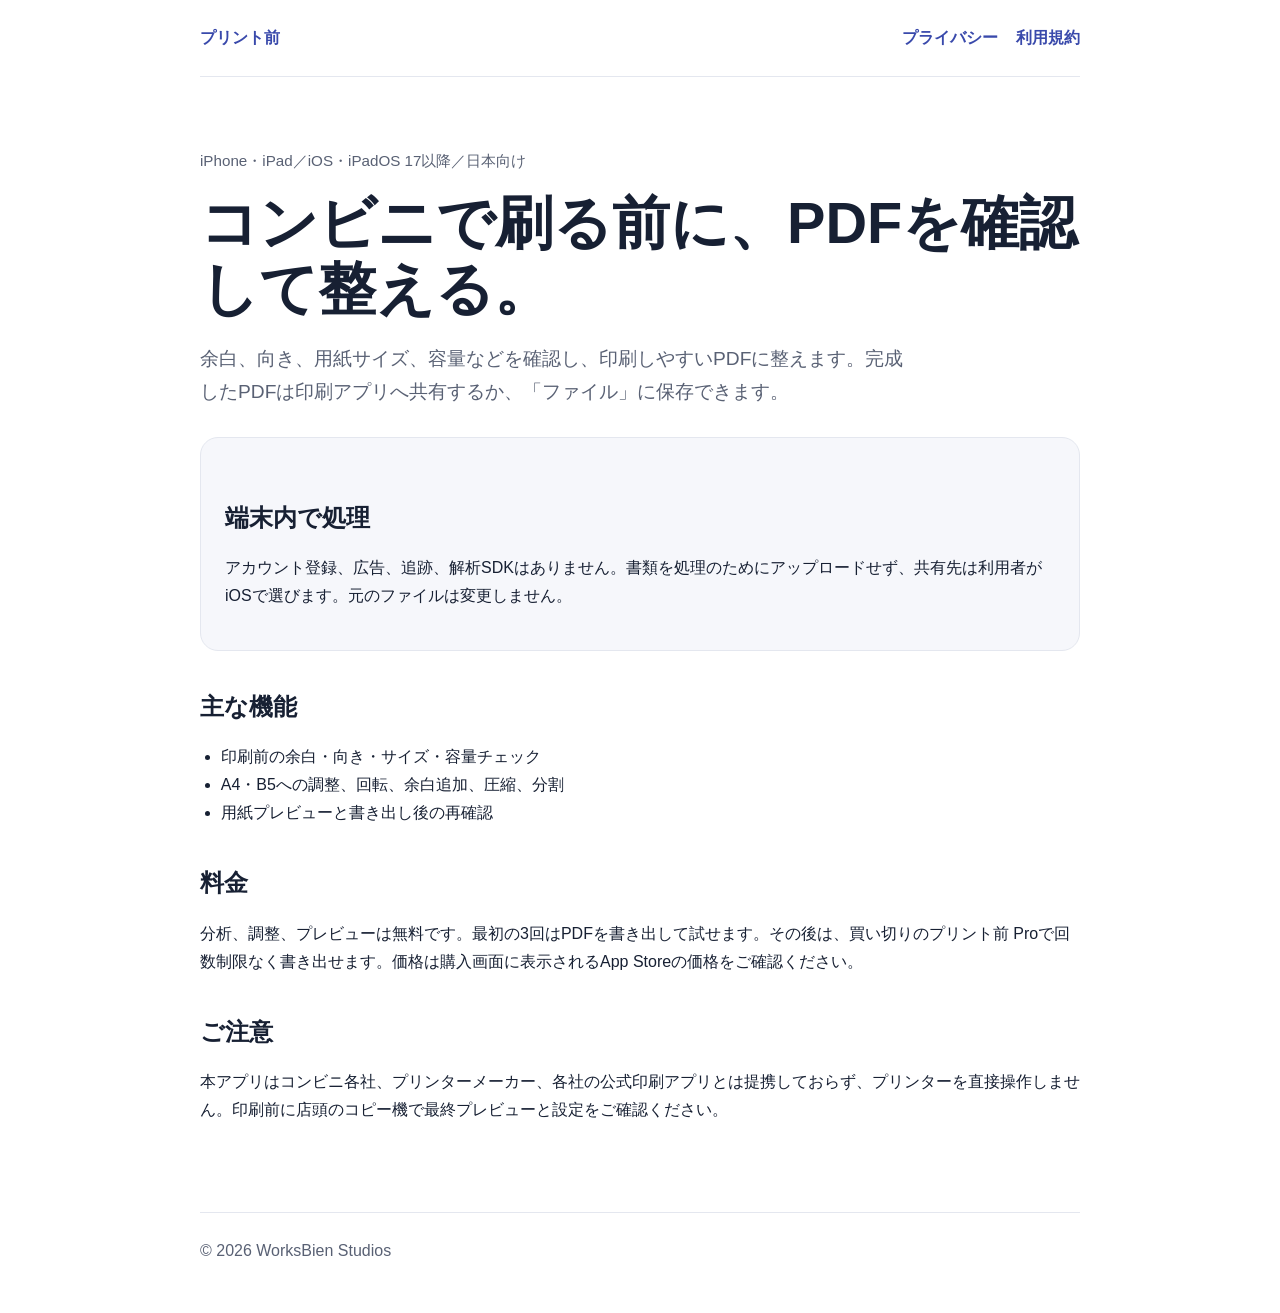
<file: docs/index.html>
<!doctype html><html lang="ja"><head><meta charset="utf-8"><meta name="viewport" content="width=device-width,initial-scale=1"><title>プリント前｜コンビニ印刷PDFチェック</title><meta name="description" content="コンビニでPDFを印刷する前に、余白・向き・用紙サイズ・容量を確認して整えるiPhone・iPadアプリ。"><link rel="stylesheet" href="./styles.css"></head><body><header><a href="./">プリント前</a><nav><a href="./privacy/">プライバシー</a><a href="./terms/">利用規約</a></nav></header><main><p class="meta">iPhone・iPad／iOS・iPadOS 17以降／日本向け</p><h1>コンビニで刷る前に、PDFを確認して整える。</h1><p class="lead">余白、向き、用紙サイズ、容量などを確認し、印刷しやすいPDFに整えます。完成したPDFは印刷アプリへ共有するか、「ファイル」に保存できます。</p><div class="card"><h2>端末内で処理</h2><p>アカウント登録、広告、追跡、解析SDKはありません。書類を処理のためにアップロードせず、共有先は利用者がiOSで選びます。元のファイルは変更しません。</p></div><h2>主な機能</h2><ul><li>印刷前の余白・向き・サイズ・容量チェック</li><li>A4・B5への調整、回転、余白追加、圧縮、分割</li><li>用紙プレビューと書き出し後の再確認</li></ul><h2>料金</h2><p>分析、調整、プレビューは無料です。最初の3回はPDFを書き出して試せます。その後は、買い切りのプリント前 Proで回数制限なく書き出せます。価格は購入画面に表示されるApp Storeの価格をご確認ください。</p><h2>ご注意</h2><p>本アプリはコンビニ各社、プリンターメーカー、各社の公式印刷アプリとは提携しておらず、プリンターを直接操作しません。印刷前に店頭のコピー機で最終プレビューと設定をご確認ください。</p></main><footer>© 2026 WorksBien Studios</footer></body></html>
</file>
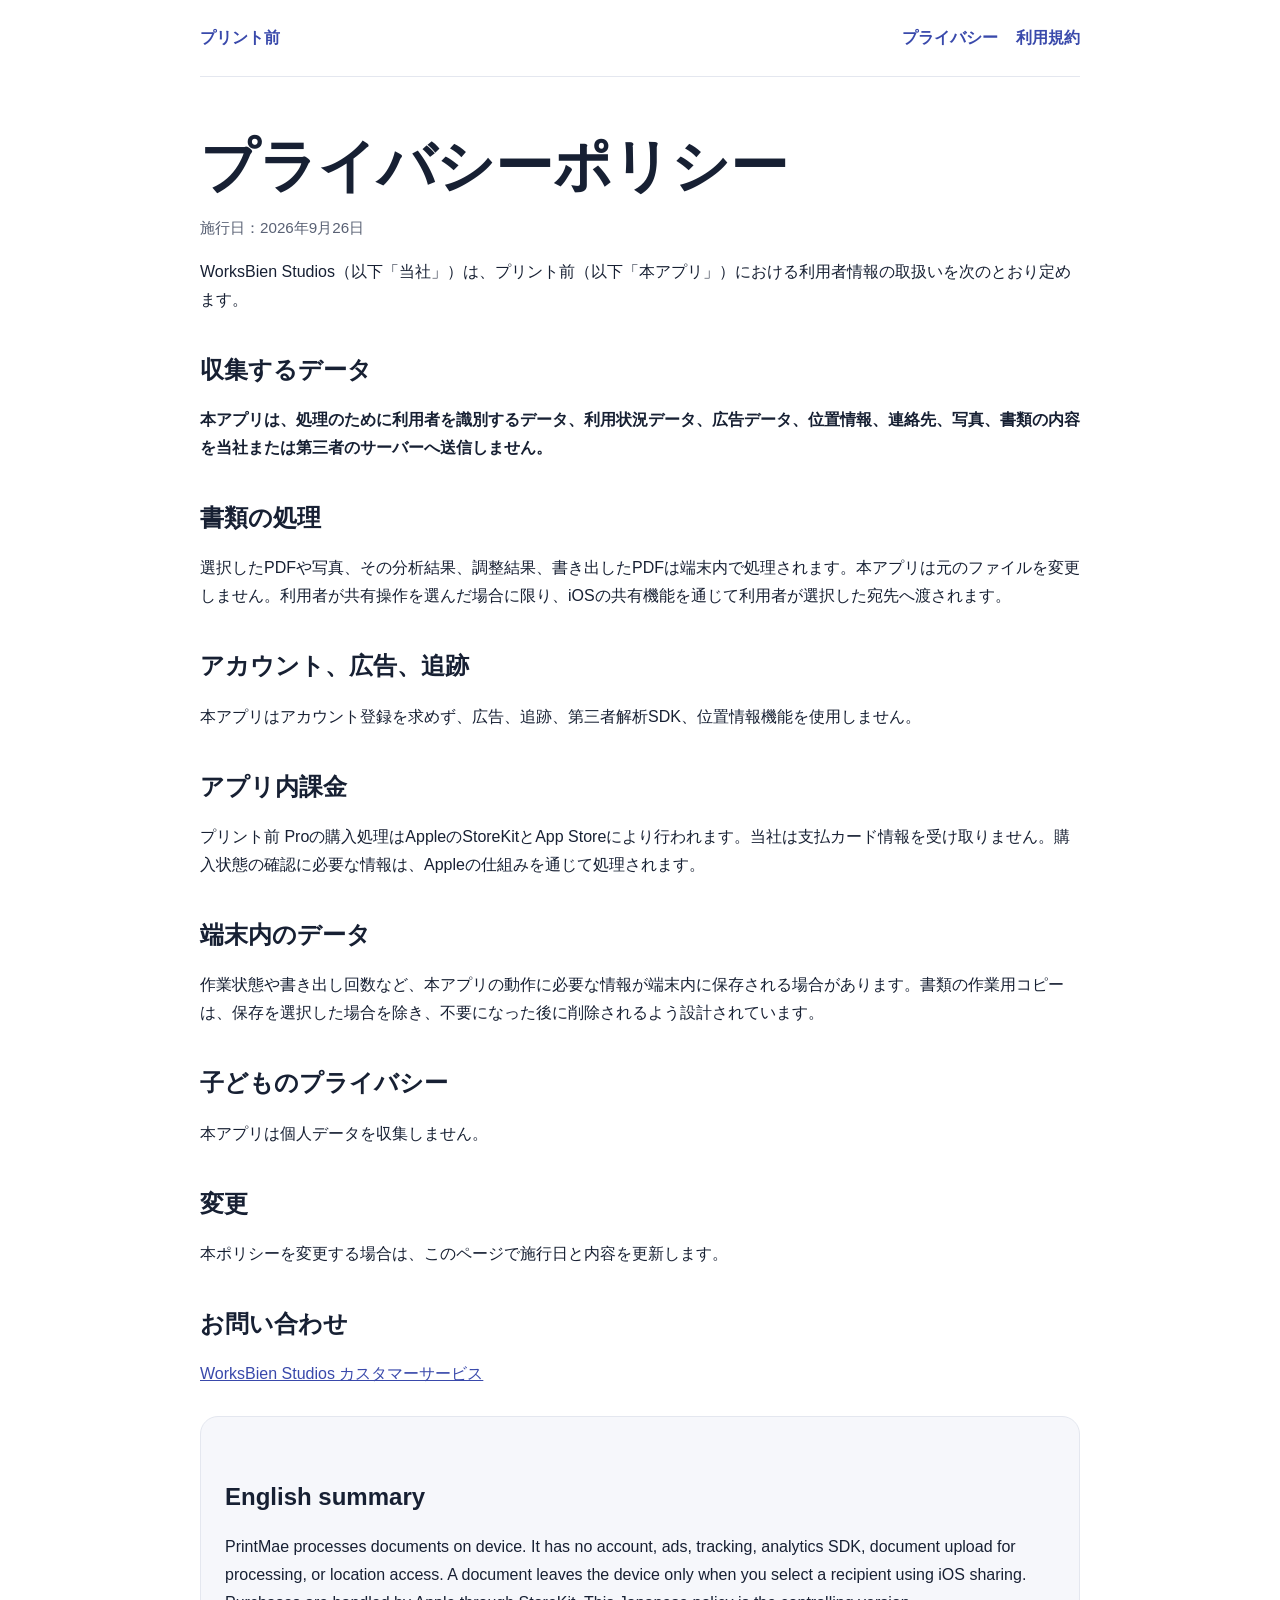
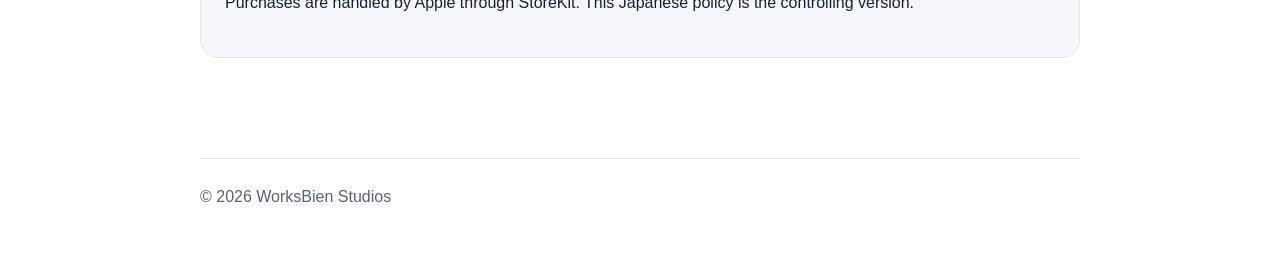
<file: docs/privacy/index.html>
<!doctype html><html lang="ja"><head><meta charset="utf-8"><meta name="viewport" content="width=device-width,initial-scale=1"><title>プライバシーポリシー｜プリント前</title><link rel="stylesheet" href="../styles.css"></head><body><header><a href="../">プリント前</a><nav><a href="../privacy/">プライバシー</a><a href="../terms/">利用規約</a></nav></header><main><h1>プライバシーポリシー</h1><p class="meta">施行日：2026年9月26日</p><p>WorksBien Studios（以下「当社」）は、プリント前（以下「本アプリ」）における利用者情報の取扱いを次のとおり定めます。</p><h2>収集するデータ</h2><p><strong>本アプリは、処理のために利用者を識別するデータ、利用状況データ、広告データ、位置情報、連絡先、写真、書類の内容を当社または第三者のサーバーへ送信しません。</strong></p><h2>書類の処理</h2><p>選択したPDFや写真、その分析結果、調整結果、書き出したPDFは端末内で処理されます。本アプリは元のファイルを変更しません。利用者が共有操作を選んだ場合に限り、iOSの共有機能を通じて利用者が選択した宛先へ渡されます。</p><h2>アカウント、広告、追跡</h2><p>本アプリはアカウント登録を求めず、広告、追跡、第三者解析SDK、位置情報機能を使用しません。</p><h2>アプリ内課金</h2><p>プリント前 Proの購入処理はAppleのStoreKitとApp Storeにより行われます。当社は支払カード情報を受け取りません。購入状態の確認に必要な情報は、Appleの仕組みを通じて処理されます。</p><h2>端末内のデータ</h2><p>作業状態や書き出し回数など、本アプリの動作に必要な情報が端末内に保存される場合があります。書類の作業用コピーは、保存を選択した場合を除き、不要になった後に削除されるよう設計されています。</p><h2>子どものプライバシー</h2><p>本アプリは個人データを収集しません。</p><h2>変更</h2><p>本ポリシーを変更する場合は、このページで施行日と内容を更新します。</p><h2>お問い合わせ</h2><p><a href="https://worksbienstudios.com/customerservice">WorksBien Studios カスタマーサービス</a></p><div class="card"><h2>English summary</h2><p>PrintMae processes documents on device. It has no account, ads, tracking, analytics SDK, document upload for processing, or location access. A document leaves the device only when you select a recipient using iOS sharing. Purchases are handled by Apple through StoreKit. This Japanese policy is the controlling version.</p></div></main><footer>© 2026 WorksBien Studios</footer></body></html>
</file>
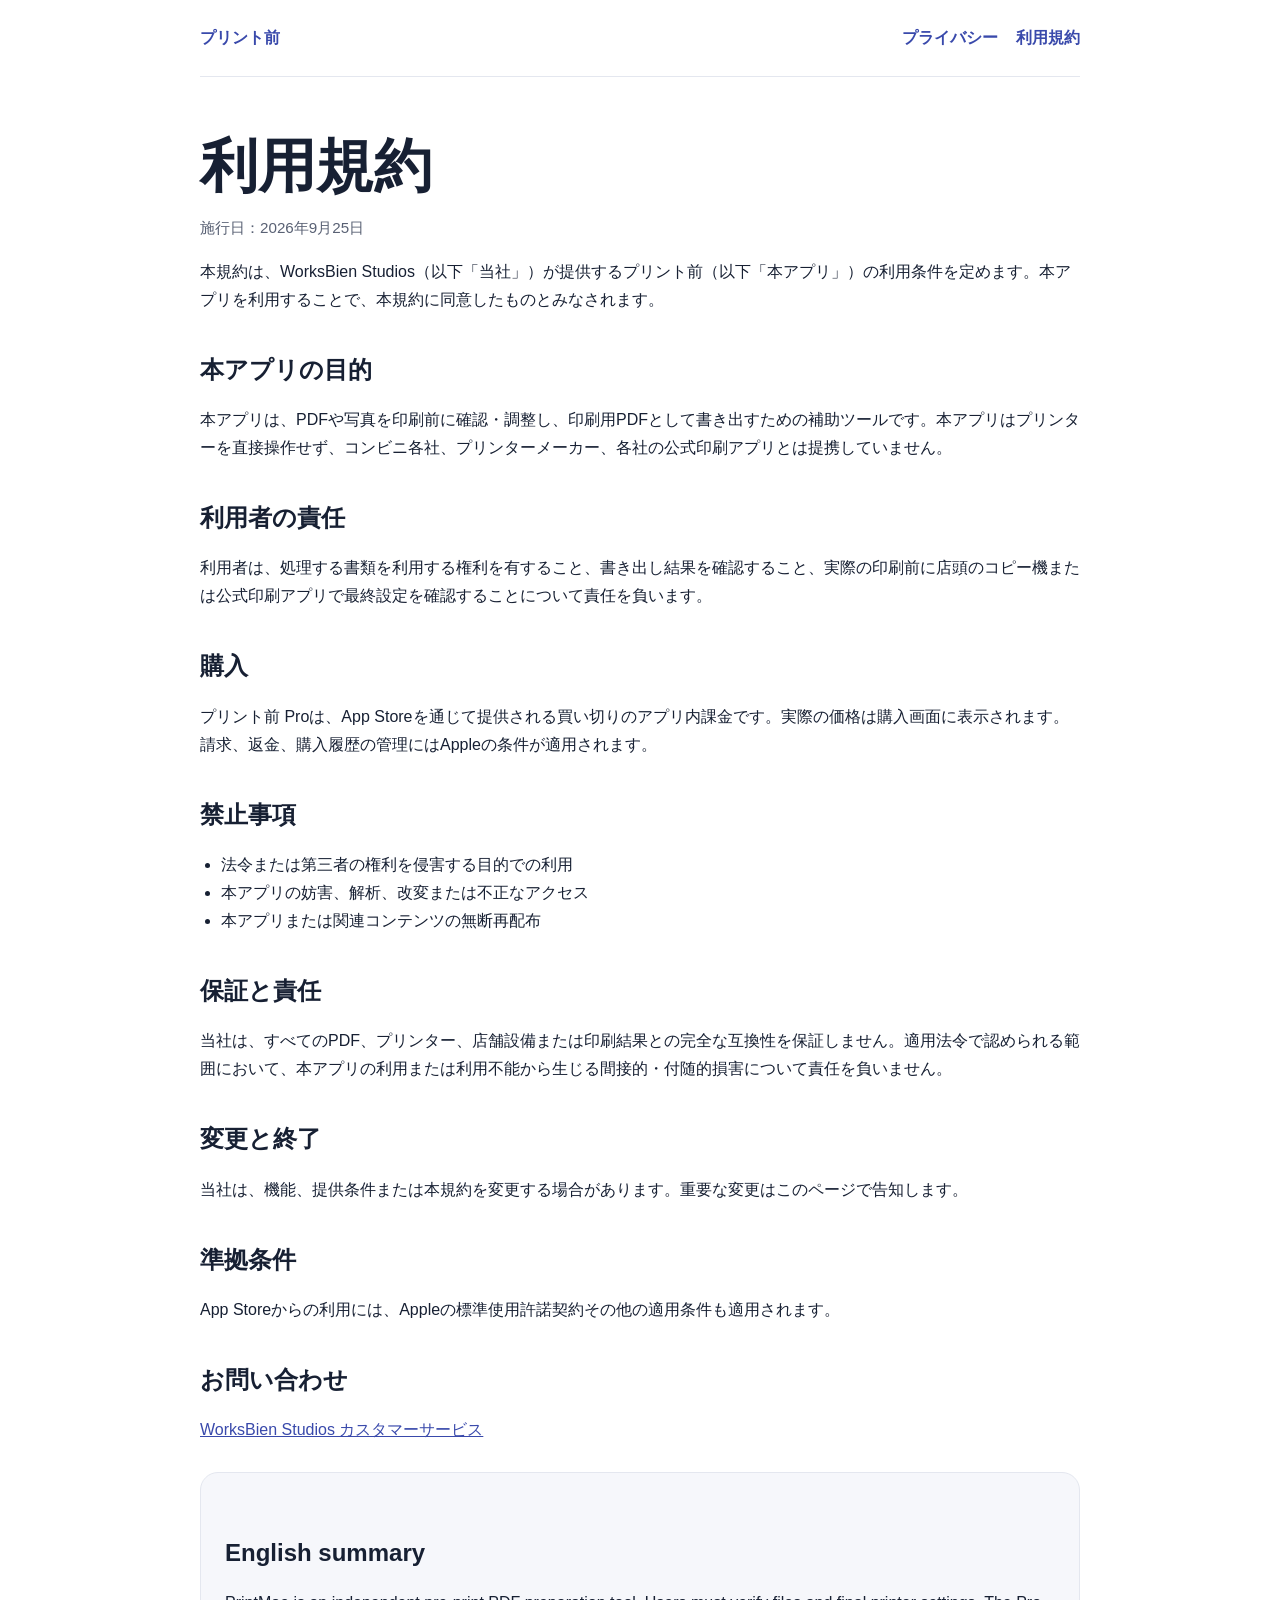
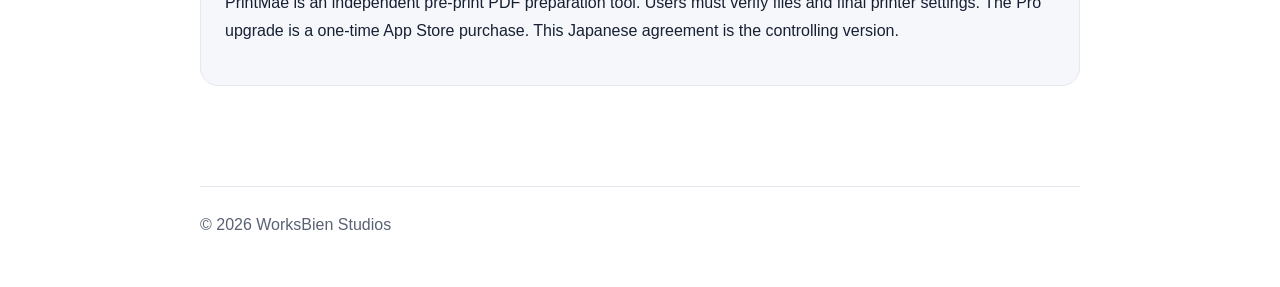
<file: docs/terms/index.html>
<!doctype html><html lang="ja"><head><meta charset="utf-8"><meta name="viewport" content="width=device-width,initial-scale=1"><title>利用規約｜プリント前</title><link rel="stylesheet" href="../styles.css"></head><body><header><a href="../">プリント前</a><nav><a href="../privacy/">プライバシー</a><a href="../terms/">利用規約</a></nav></header><main><h1>利用規約</h1><p class="meta">施行日：2026年9月25日</p><p>本規約は、WorksBien Studios（以下「当社」）が提供するプリント前（以下「本アプリ」）の利用条件を定めます。本アプリを利用することで、本規約に同意したものとみなされます。</p><h2>本アプリの目的</h2><p>本アプリは、PDFや写真を印刷前に確認・調整し、印刷用PDFとして書き出すための補助ツールです。本アプリはプリンターを直接操作せず、コンビニ各社、プリンターメーカー、各社の公式印刷アプリとは提携していません。</p><h2>利用者の責任</h2><p>利用者は、処理する書類を利用する権利を有すること、書き出し結果を確認すること、実際の印刷前に店頭のコピー機または公式印刷アプリで最終設定を確認することについて責任を負います。</p><h2>購入</h2><p>プリント前 Proは、App Storeを通じて提供される買い切りのアプリ内課金です。実際の価格は購入画面に表示されます。請求、返金、購入履歴の管理にはAppleの条件が適用されます。</p><h2>禁止事項</h2><ul><li>法令または第三者の権利を侵害する目的での利用</li><li>本アプリの妨害、解析、改変または不正なアクセス</li><li>本アプリまたは関連コンテンツの無断再配布</li></ul><h2>保証と責任</h2><p>当社は、すべてのPDF、プリンター、店舗設備または印刷結果との完全な互換性を保証しません。適用法令で認められる範囲において、本アプリの利用または利用不能から生じる間接的・付随的損害について責任を負いません。</p><h2>変更と終了</h2><p>当社は、機能、提供条件または本規約を変更する場合があります。重要な変更はこのページで告知します。</p><h2>準拠条件</h2><p>App Storeからの利用には、Appleの標準使用許諾契約その他の適用条件も適用されます。</p><h2>お問い合わせ</h2><p><a href="https://worksbienstudios.com/customerservice">WorksBien Studios カスタマーサービス</a></p><div class="card"><h2>English summary</h2><p>PrintMae is an independent pre-print PDF preparation tool. Users must verify files and final printer settings. The Pro upgrade is a one-time App Store purchase. This Japanese agreement is the controlling version.</p></div></main><footer>© 2026 WorksBien Studios</footer></body></html>
</file>
<file: docs/styles.css>
:root{color-scheme:light;--ink:#172033;--muted:#596174;--brand:#3949ab;--line:#e4e7ef;--wash:#f6f7fb}*{box-sizing:border-box}body{margin:0;color:var(--ink);font:16px/1.75 -apple-system,BlinkMacSystemFont,"Hiragino Sans","Yu Gothic",sans-serif;background:#fff}header,main,footer{width:min(880px,calc(100% - 40px));margin:auto}header{display:flex;justify-content:space-between;align-items:center;padding:24px 0;border-bottom:1px solid var(--line)}nav{display:flex;gap:18px}a{color:var(--brand)}header a{text-decoration:none;font-weight:700}main{padding:56px 0 72px}h1{font-size:clamp(2rem,7vw,3.6rem);line-height:1.15;margin:0 0 16px}h2{margin-top:40px;line-height:1.35}.lead{font-size:1.2rem;color:var(--muted);max-width:720px}.card{background:var(--wash);border:1px solid var(--line);border-radius:18px;padding:24px;margin:28px 0}.meta{color:var(--muted);font-size:.95rem}footer{padding:24px 0 48px;border-top:1px solid var(--line);color:var(--muted)}ul{padding-left:1.3rem}
</file>
